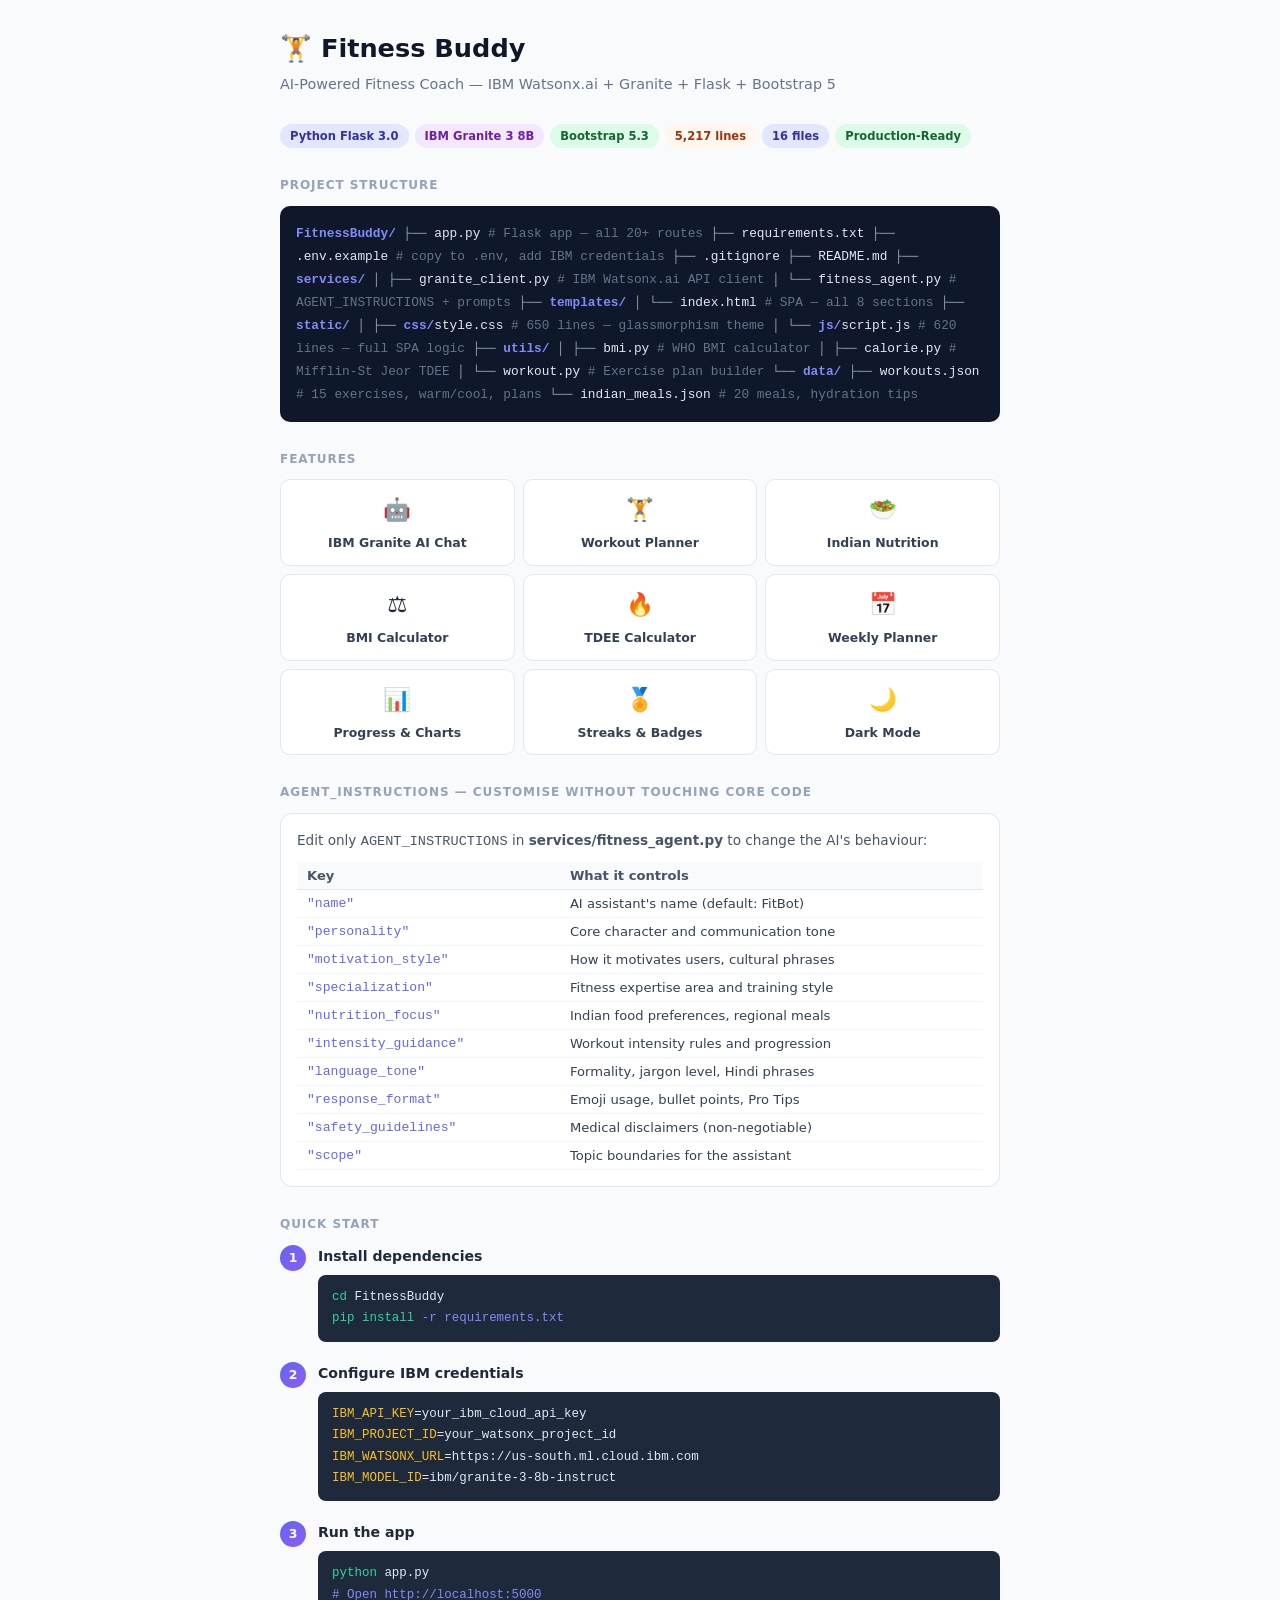
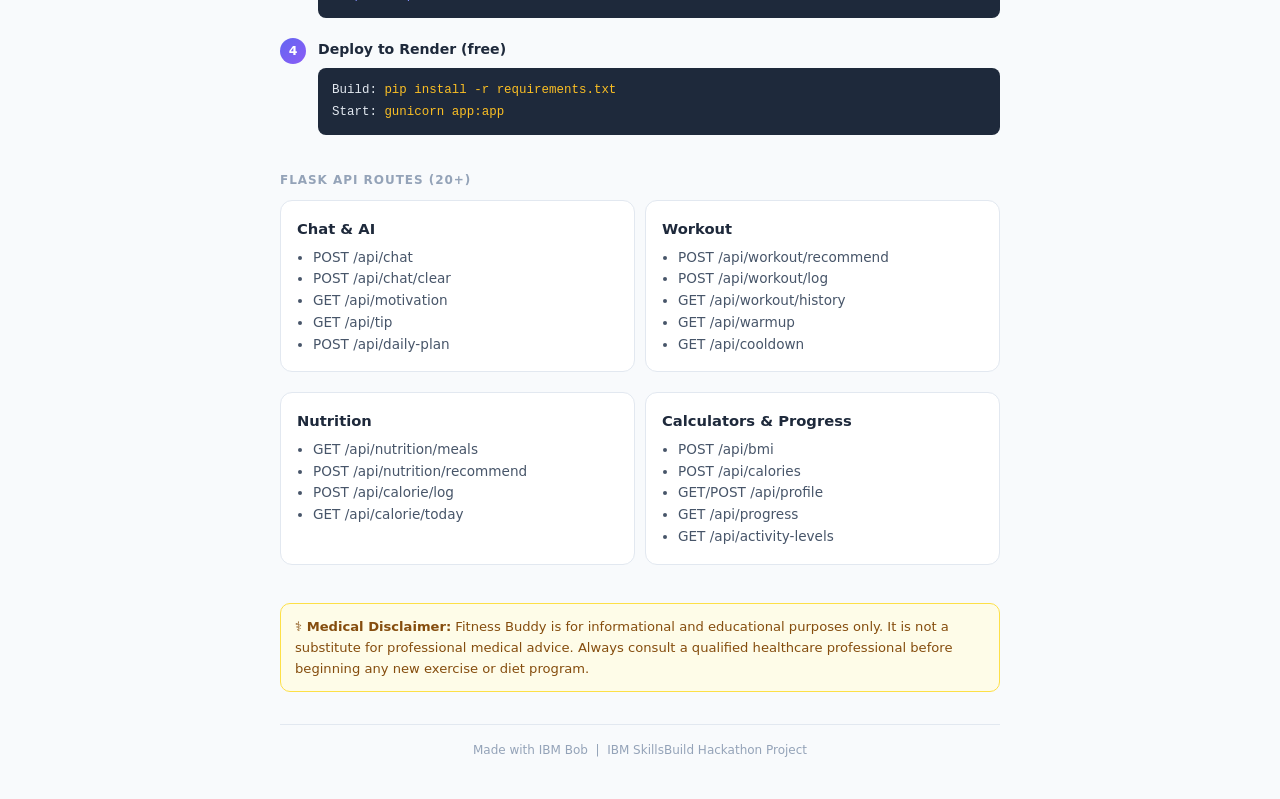
<file: fitness-buddy-project-overview.html>
<html lang="en">
<head>
<meta charset="UTF-8" />
<meta name="viewport" content="width=device-width,initial-scale=1" />
<title>Fitness Buddy — Project Overview</title>
<style>
  *, *::before, *::after { box-sizing: border-box; margin: 0; padding: 0; }
  body { font-family: -apple-system, "Segoe UI", system-ui, sans-serif; background: #f8fafc; color: #1e293b; font-size: 14px; line-height: 1.6; }
  .page { max-width: 760px; margin: 0 auto; padding: 28px 20px 40px; }
  h1 { font-size: 1.6rem; font-weight: 800; color: #0f172a; margin-bottom: 4px; }
  .subtitle { color: #64748b; font-size: 0.9rem; margin-bottom: 28px; }
  .badge-row { display: flex; flex-wrap: wrap; gap: 6px; margin-bottom: 28px; }
  .badge { font-size: 0.72rem; font-weight: 700; padding: 3px 10px; border-radius: 99px; }
  .b-blue  { background: #e0e7ff; color: #3730a3; }
  .b-green { background: #dcfce7; color: #166534; }
  .b-orange{ background: #fff7ed; color: #9a3412; }
  .b-purple{ background: #f3e8ff; color: #6b21a8; }
  section { margin-bottom: 28px; }
  h2 { font-size: 0.75rem; font-weight: 700; text-transform: uppercase; letter-spacing: .08em; color: #94a3b8; margin-bottom: 10px; }
  .card { background: #fff; border: 1px solid #e2e8f0; border-radius: 12px; padding: 16px; margin-bottom: 10px; }
  .card h3 { font-size: 0.92rem; font-weight: 700; margin-bottom: 6px; }
  .card p, .card li { font-size: 0.85rem; color: #475569; }
  .grid-2 { display: grid; grid-template-columns: 1fr 1fr; gap: 10px; }
  @media(max-width:540px){ .grid-2 { grid-template-columns: 1fr; } }
  .file-tree { background: #0f172a; color: #94a3b8; border-radius: 10px; padding: 16px; font-family: 'Courier New', monospace; font-size: 0.8rem; line-height: 1.8; }
  .file-tree .dir  { color: #818cf8; font-weight: 700; }
  .file-tree .file { color: #e2e8f0; }
  .file-tree .comment { color: #64748b; }
  .code { background: #1e293b; color: #e2e8f0; border-radius: 8px; padding: 12px 14px; font-family: 'Courier New', monospace; font-size: 0.78rem; line-height: 1.7; margin: 8px 0; }
  .highlight { color: #818cf8; }
  .hl-green { color: #34d399; }
  .hl-yellow { color: #fbbf24; }
  .step { display: flex; gap: 12px; margin-bottom: 12px; }
  .step-num { width: 26px; height: 26px; background: linear-gradient(135deg,#6366f1,#8b5cf6); color: #fff; border-radius: 50%; display: flex; align-items: center; justify-content: center; font-weight: 700; font-size: 0.78rem; flex-shrink: 0; }
  .step-body { flex: 1; }
  .step-body strong { font-size: 0.88rem; display: block; margin-bottom: 2px; }
  .step-body code { background: #f1f5f9; color: #475569; padding: 1px 5px; border-radius: 4px; font-size: 0.78rem; }
  .feature-grid { display: grid; grid-template-columns: repeat(3, 1fr); gap: 8px; }
  @media(max-width:540px){ .feature-grid { grid-template-columns: 1fr 1fr; } }
  .feat { background: #fff; border: 1px solid #e2e8f0; border-radius: 10px; padding: 12px; text-align: center; }
  .feat .icon { font-size: 1.4rem; margin-bottom: 5px; }
  .feat .label { font-size: 0.78rem; font-weight: 600; color: #334155; }
  .disclaimer { background: #fefce8; border: 1px solid #fde047; border-radius: 10px; padding: 12px 14px; font-size: 0.82rem; color: #854d0e; }
  .agent-table { width: 100%; border-collapse: collapse; font-size: 0.82rem; }
  .agent-table th { text-align: left; padding: 6px 10px; background: #f8fafc; font-weight: 700; color: #475569; border-bottom: 1px solid #e2e8f0; }
  .agent-table td { padding: 6px 10px; border-bottom: 1px solid #f1f5f9; color: #334155; }
  .agent-table td:first-child { font-family: 'Courier New', monospace; color: #6366f1; white-space: nowrap; }
  footer { text-align: center; margin-top: 32px; padding-top: 16px; border-top: 1px solid #e2e8f0; color: #94a3b8; font-size: 0.75rem; }
</style>
</head>
<body>
<div class="page">

  <h1>🏋️ Fitness Buddy</h1>
  <p class="subtitle">AI-Powered Fitness Coach — IBM Watsonx.ai + Granite + Flask + Bootstrap 5</p>

  <div class="badge-row">
    <span class="badge b-blue">Python Flask 3.0</span>
    <span class="badge b-purple">IBM Granite 3 8B</span>
    <span class="badge b-green">Bootstrap 5.3</span>
    <span class="badge b-orange">5,217 lines</span>
    <span class="badge b-blue">16 files</span>
    <span class="badge b-green">Production-Ready</span>
  </div>

  
  <section>
    <h2>Project Structure</h2>
    <div class="file-tree">
<span class="dir">FitnessBuddy/</span>
├── <span class="file">app.py</span>             <span class="comment"># Flask app — all 20+ routes</span>
├── <span class="file">requirements.txt</span>
├── <span class="file">.env.example</span>       <span class="comment"># copy to .env, add IBM credentials</span>
├── <span class="file">.gitignore</span>
├── <span class="file">README.md</span>
├── <span class="dir">services/</span>
│   ├── <span class="file">granite_client.py</span>  <span class="comment"># IBM Watsonx.ai API client</span>
│   └── <span class="file">fitness_agent.py</span>   <span class="comment"># AGENT_INSTRUCTIONS + prompts</span>
├── <span class="dir">templates/</span>
│   └── <span class="file">index.html</span>         <span class="comment"># SPA — all 8 sections</span>
├── <span class="dir">static/</span>
│   ├── <span class="dir">css/</span><span class="file">style.css</span>   <span class="comment"># 650 lines — glassmorphism theme</span>
│   └── <span class="dir">js/</span><span class="file">script.js</span>    <span class="comment"># 620 lines — full SPA logic</span>
├── <span class="dir">utils/</span>
│   ├── <span class="file">bmi.py</span>             <span class="comment"># WHO BMI calculator</span>
│   ├── <span class="file">calorie.py</span>         <span class="comment"># Mifflin-St Jeor TDEE</span>
│   └── <span class="file">workout.py</span>         <span class="comment"># Exercise plan builder</span>
└── <span class="dir">data/</span>
    ├── <span class="file">workouts.json</span>      <span class="comment"># 15 exercises, warm/cool, plans</span>
    └── <span class="file">indian_meals.json</span>  <span class="comment"># 20 meals, hydration tips</span>
    </div>
  </section>

  
  <section>
    <h2>Features</h2>
    <div class="feature-grid">
      <div class="feat"><div class="icon">🤖</div><div class="label">IBM Granite AI Chat</div></div>
      <div class="feat"><div class="icon">🏋️</div><div class="label">Workout Planner</div></div>
      <div class="feat"><div class="icon">🥗</div><div class="label">Indian Nutrition</div></div>
      <div class="feat"><div class="icon">⚖️</div><div class="label">BMI Calculator</div></div>
      <div class="feat"><div class="icon">🔥</div><div class="label">TDEE Calculator</div></div>
      <div class="feat"><div class="icon">📅</div><div class="label">Weekly Planner</div></div>
      <div class="feat"><div class="icon">📊</div><div class="label">Progress &amp; Charts</div></div>
      <div class="feat"><div class="icon">🏅</div><div class="label">Streaks &amp; Badges</div></div>
      <div class="feat"><div class="icon">🌙</div><div class="label">Dark Mode</div></div>
    </div>
  </section>

  
  <section>
    <h2>AGENT_INSTRUCTIONS — Customise Without Touching Core Code</h2>
    <div class="card">
      <p style="margin-bottom:10px">Edit only <code>AGENT_INSTRUCTIONS</code> in <strong>services/fitness_agent.py</strong> to change the AI's behaviour:</p>
      <table class="agent-table">
        <thead><tr><th>Key</th><th>What it controls</th></tr></thead>
        <tbody>
          <tr><td>"name"</td><td>AI assistant's name (default: FitBot)</td></tr>
          <tr><td>"personality"</td><td>Core character and communication tone</td></tr>
          <tr><td>"motivation_style"</td><td>How it motivates users, cultural phrases</td></tr>
          <tr><td>"specialization"</td><td>Fitness expertise area and training style</td></tr>
          <tr><td>"nutrition_focus"</td><td>Indian food preferences, regional meals</td></tr>
          <tr><td>"intensity_guidance"</td><td>Workout intensity rules and progression</td></tr>
          <tr><td>"language_tone"</td><td>Formality, jargon level, Hindi phrases</td></tr>
          <tr><td>"response_format"</td><td>Emoji usage, bullet points, Pro Tips</td></tr>
          <tr><td>"safety_guidelines"</td><td>Medical disclaimers (non-negotiable)</td></tr>
          <tr><td>"scope"</td><td>Topic boundaries for the assistant</td></tr>
        </tbody>
      </table>
    </div>
  </section>

  
  <section>
    <h2>Quick Start</h2>
    <div class="step">
      <div class="step-num">1</div>
      <div class="step-body">
        <strong>Install dependencies</strong>
        <div class="code"><span class="hl-green">cd</span> FitnessBuddy<br /><span class="hl-green">pip install</span> <span class="highlight">-r requirements.txt</span></div>
      </div>
    </div>
    <div class="step">
      <div class="step-num">2</div>
      <div class="step-body">
        <strong>Configure IBM credentials</strong>
        <div class="code"><span class="hl-yellow">IBM_API_KEY</span>=your_ibm_cloud_api_key<br /><span class="hl-yellow">IBM_PROJECT_ID</span>=your_watsonx_project_id<br /><span class="hl-yellow">IBM_WATSONX_URL</span>=https://us-south.ml.cloud.ibm.com<br /><span class="hl-yellow">IBM_MODEL_ID</span>=ibm/granite-3-8b-instruct</div>
      </div>
    </div>
    <div class="step">
      <div class="step-num">3</div>
      <div class="step-body">
        <strong>Run the app</strong>
        <div class="code"><span class="hl-green">python</span> app.py<br /><span class="highlight"># Open http://localhost:5000</span></div>
      </div>
    </div>
    <div class="step">
      <div class="step-num">4</div>
      <div class="step-body">
        <strong>Deploy to Render (free)</strong>
        <div class="code">Build: <span class="hl-yellow">pip install -r requirements.txt</span><br />Start: <span class="hl-yellow">gunicorn app:app</span></div>
      </div>
    </div>
  </section>

  
  <section>
    <h2>Flask API Routes (20+)</h2>
    <div class="grid-2">
      <div class="card">
        <h3>Chat &amp; AI</h3>
        <ul style="padding-left:16px;margin-top:4px">
          <li>POST /api/chat</li>
          <li>POST /api/chat/clear</li>
          <li>GET /api/motivation</li>
          <li>GET /api/tip</li>
          <li>POST /api/daily-plan</li>
        </ul>
      </div>
      <div class="card">
        <h3>Workout</h3>
        <ul style="padding-left:16px;margin-top:4px">
          <li>POST /api/workout/recommend</li>
          <li>POST /api/workout/log</li>
          <li>GET /api/workout/history</li>
          <li>GET /api/warmup</li>
          <li>GET /api/cooldown</li>
        </ul>
      </div>
      <div class="card">
        <h3>Nutrition</h3>
        <ul style="padding-left:16px;margin-top:4px">
          <li>GET /api/nutrition/meals</li>
          <li>POST /api/nutrition/recommend</li>
          <li>POST /api/calorie/log</li>
          <li>GET /api/calorie/today</li>
        </ul>
      </div>
      <div class="card">
        <h3>Calculators &amp; Progress</h3>
        <ul style="padding-left:16px;margin-top:4px">
          <li>POST /api/bmi</li>
          <li>POST /api/calories</li>
          <li>GET/POST /api/profile</li>
          <li>GET /api/progress</li>
          <li>GET /api/activity-levels</li>
        </ul>
      </div>
    </div>
  </section>

  
  <div class="disclaimer">
    <strong>⚕️ Medical Disclaimer:</strong> Fitness Buddy is for informational and educational purposes only. It is not a substitute for professional medical advice. Always consult a qualified healthcare professional before beginning any new exercise or diet program.
  </div>

  <footer>Made with IBM Bob  |  IBM SkillsBuild Hackathon Project</footer>
</div>
</body>
</html>
</file>
